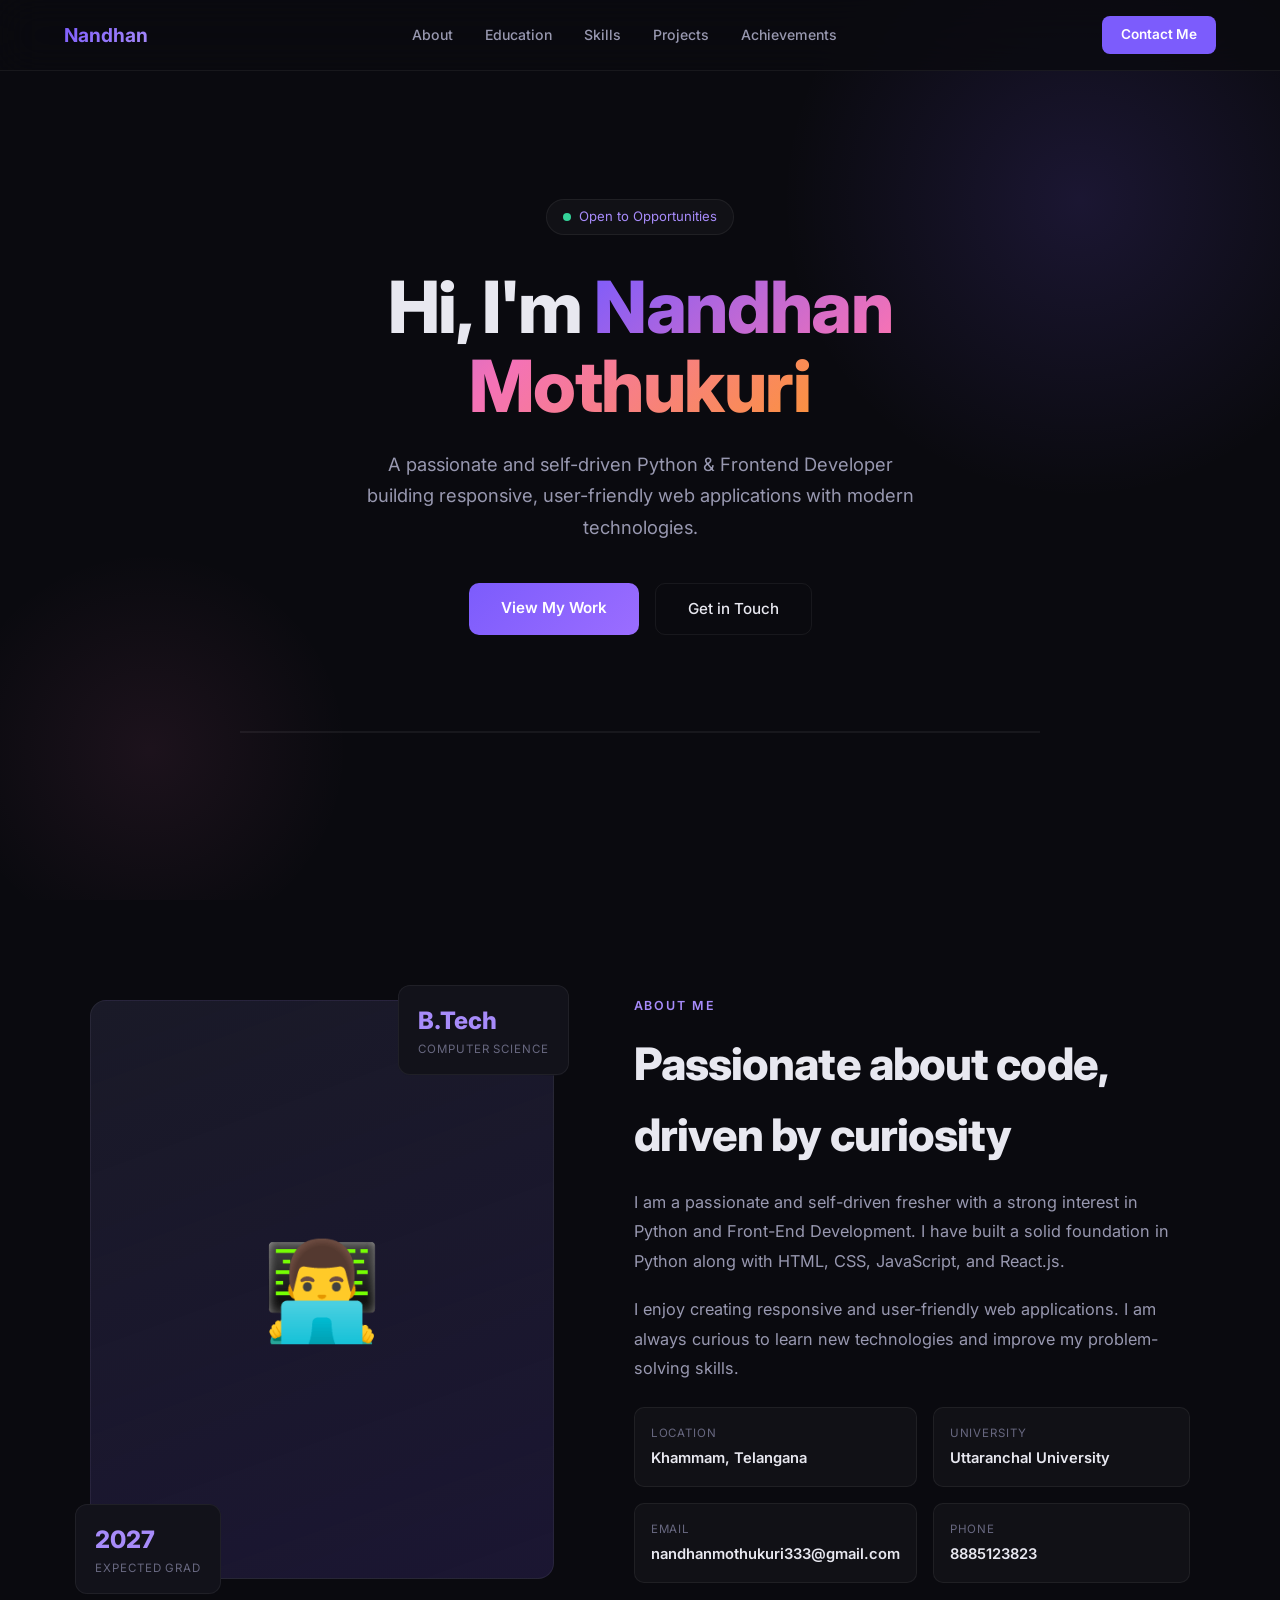
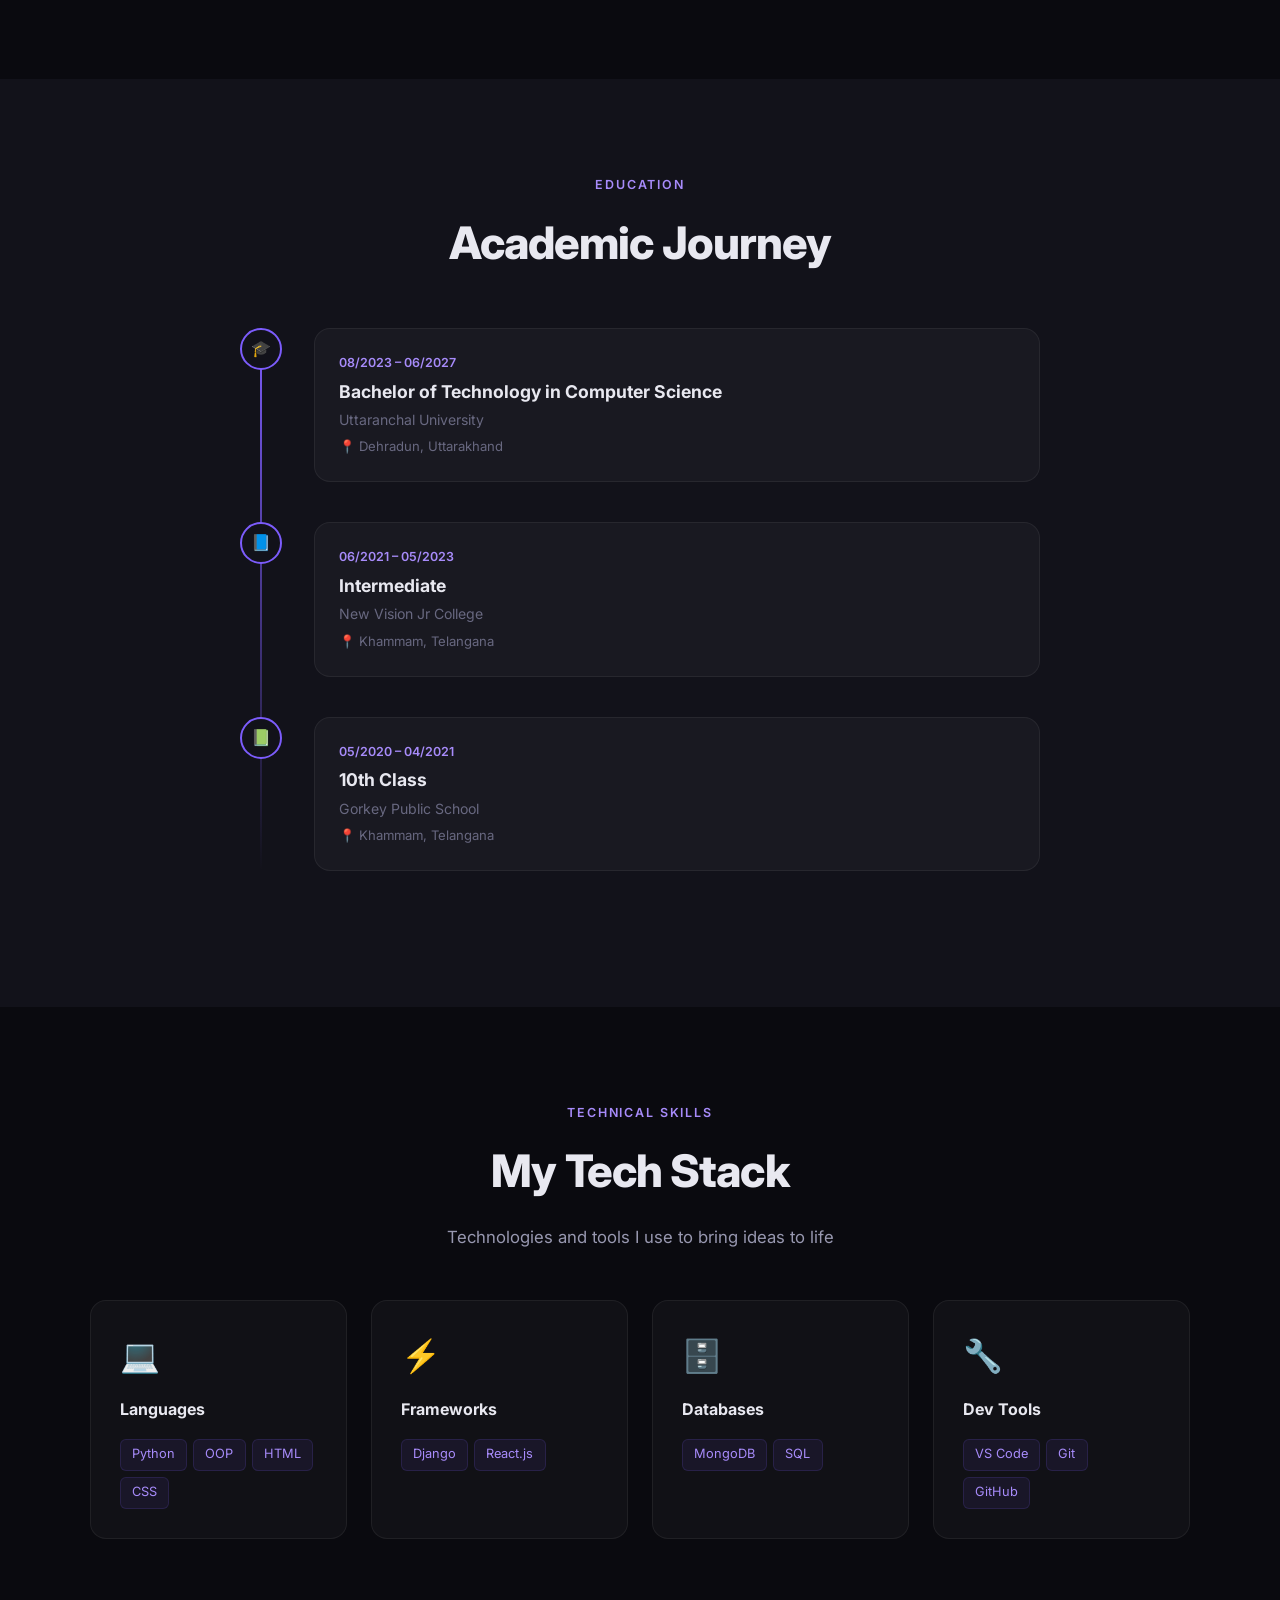
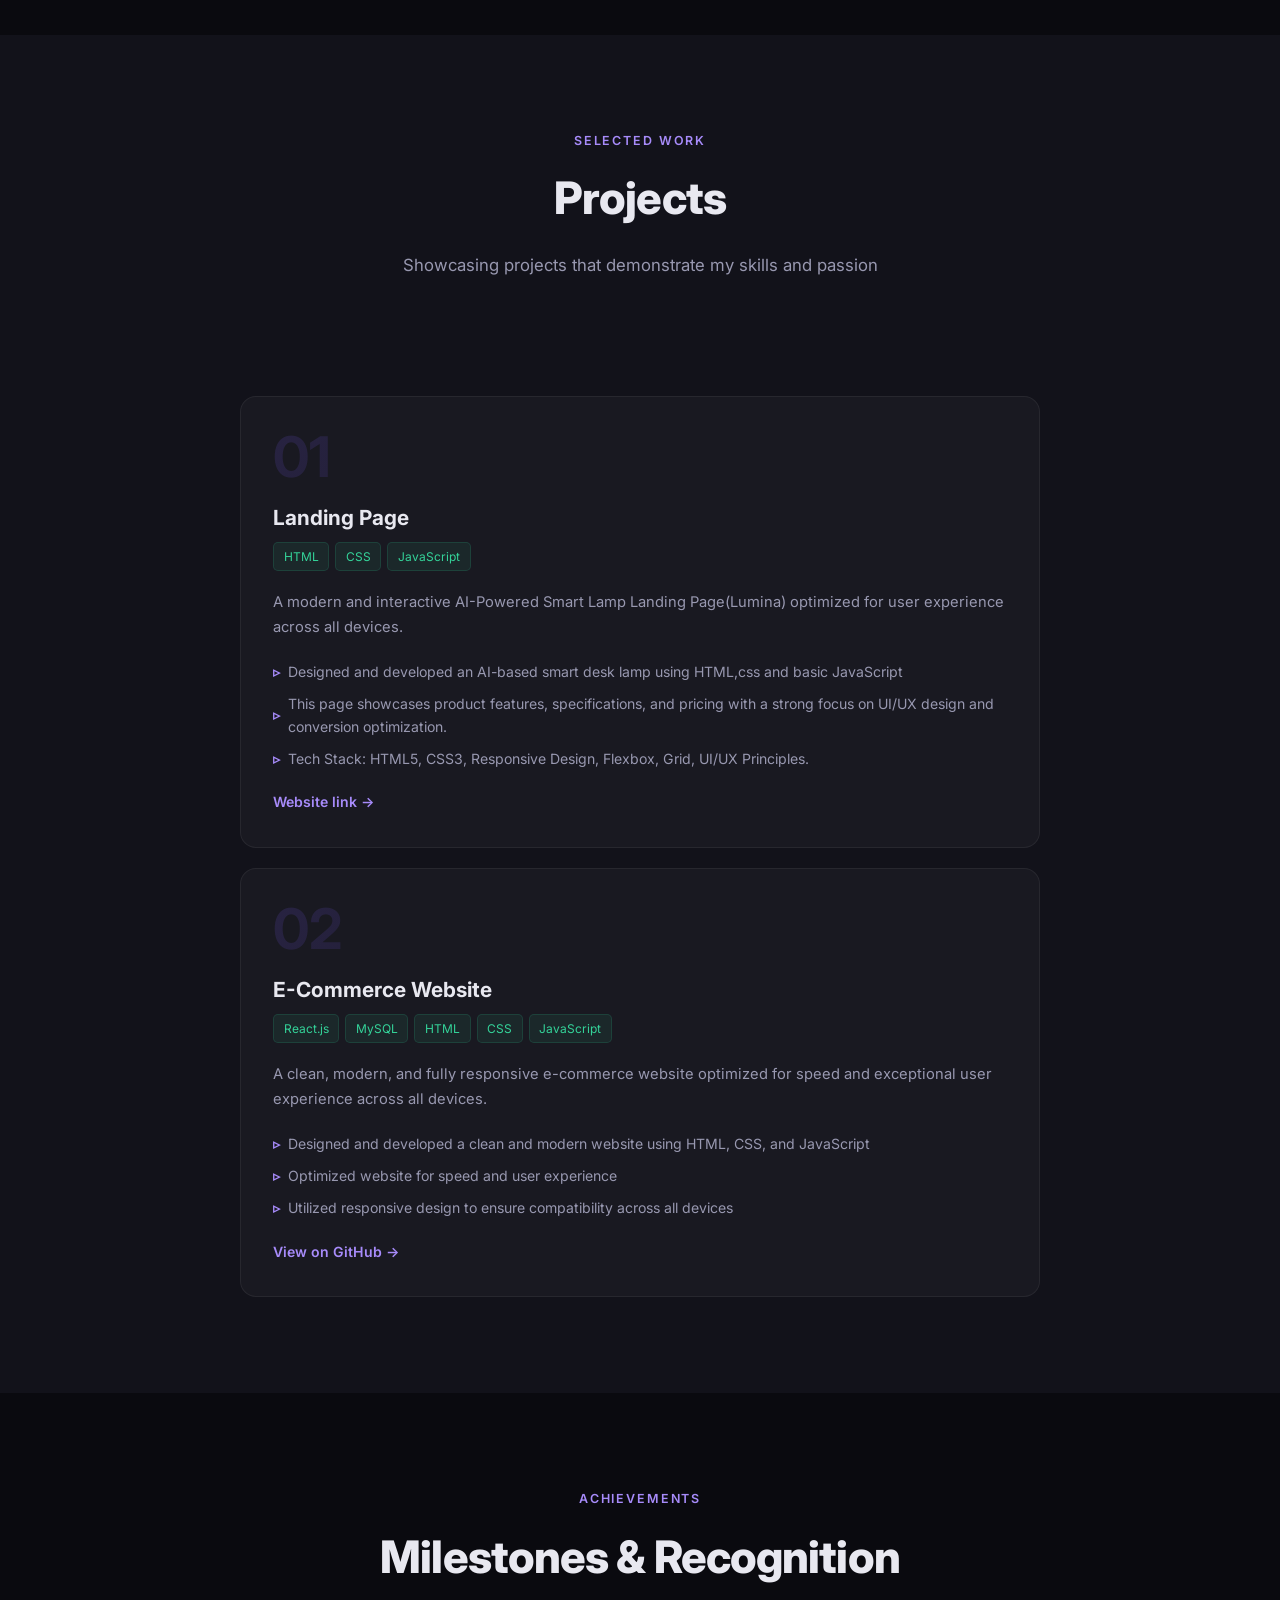
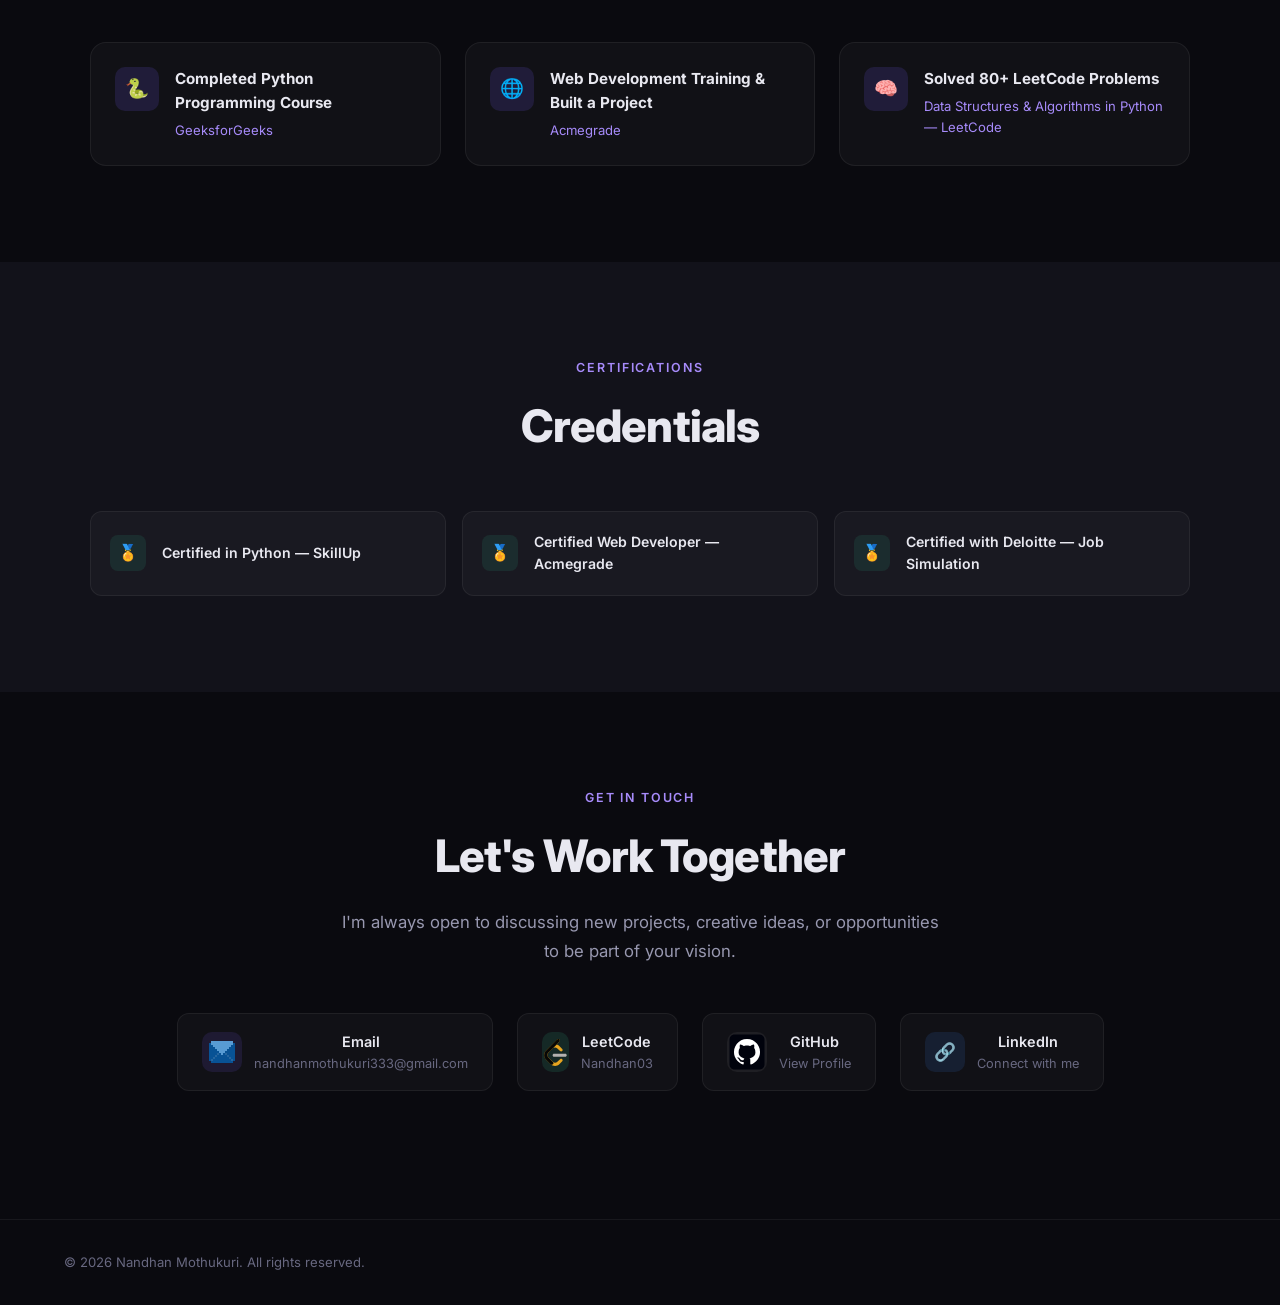
<file: index.html>
<!DOCTYPE html>
<html lang="en">

<head>
    <meta charset="UTF-8">
    <meta name="viewport" content="width=device-width, initial-scale=1.0">
    <title>Nandhan's portfolio</title>
    <meta name="description"
        content="Portfolio of Nandhan Mothukuri — Passionate Python & Frontend Developer skilled in Python, Django, React.js, and web technologies.">
    <link href="https://fonts.googleapis.com/css2?family=Inter:wght@300;400;500;600;700;800;900&display=swap"
        rel="stylesheet">
    <link rel="stylesheet" href="portfolio.css">
</head>

<body>

    <!-- NAV -->
    <nav>
        <div class="logo">Nandhan</div>
        <ul class="nav-links">
            <li><a href="#about">About</a></li>
            <li><a href="#education">Education</a></li>
            <li><a href="#skills">Skills</a></li>
            <li><a href="#projects">Projects</a></li>
            <li><a href="#achievements">Achievements</a></li>
        </ul>
        <a href="#contact" class="nav-cta">Contact Me</a>
    </nav>

    <!-- HERO -->
    <section class="hero">
        <div class="hero-content fade-up">
            <div class="hero-badge">
                <span class="dot-live"></span> Open to Opportunities
            </div>
            <h1>Hi, I'm <span class="gradient">Nandhan Mothukuri</span></h1>
            <p>A passionate and self-driven Python & Frontend Developer building responsive, user-friendly web
                applications with modern technologies.</p>
            <div class="hero-btns">
                <a href="#projects" class="btn-primary">View My Work</a>
                <a href="#contact" class="btn-ghost">Get in Touch</a>
            </div>
            <div class="hero-stats">
                <div class="hero-stat">

                </div>

            </div>
    </section>

    <!-- ABOUT -->
    <section id="about">
        <div class="about-grid">
            <div class="about-visual fade-up">
                <div class="about-avatar">👨‍💻</div>
                <div class="about-float-card top">
                    <div class="float-value">B.Tech</div>
                    <div class="float-label">Computer Science</div>
                </div>
                <div class="about-float-card bottom">
                    <div class="float-value">2027</div>
                    <div class="float-label">Expected Grad</div>
                </div>
            </div>
            <div class="about-text fade-up">
                <div class="section-label">About Me</div>
                <h2 class="section-title">Passionate about code, driven by curiosity</h2>
                <p>I am a passionate and self-driven fresher with a strong interest in Python and Front-End Development.
                    I have built a solid foundation in Python along with HTML, CSS, JavaScript, and React.js.</p>
                <p>I enjoy creating responsive and user-friendly web applications. I am always curious to learn new
                    technologies and improve my problem-solving skills.</p>
                <div class="info-grid">
                    <div class="info-item">
                        <div class="lbl">Location</div>
                        <div class="val">Khammam, Telangana</div>
                    </div>
                    <div class="info-item">
                        <div class="lbl">University</div>
                        <div class="val">Uttaranchal University</div>
                    </div>
                    <div class="info-item">
                        <div class="lbl">Email</div>
                        <div class="val">nandhanmothukuri333@gmail.com</div>
                    </div>
                    <div class="info-item">
                        <div class="lbl">Phone</div>
                        <div class="val">8885123823</div>
                    </div>
                </div>
            </div>
        </div>
    </section>

    <!-- EDUCATION -->
    <section id="education" style="background: var(--bg2);">
        <div style="text-align:center; margin-bottom:3rem;" class="fade-up">
            <div class="section-label">Education</div>
            <h2 class="section-title">Academic Journey</h2>
        </div>
        <div class="timeline">
            <div class="timeline-item fade-up">
                <div class="timeline-dot">🎓</div>
                <div class="timeline-content">
                    <div class="timeline-date">08/2023 – 06/2027</div>
                    <div class="timeline-title">Bachelor of Technology in Computer Science</div>
                    <div class="timeline-sub">Uttaranchal University</div>
                    <div class="timeline-loc">📍 Dehradun, Uttarakhand</div>
                </div>
            </div>
            <div class="timeline-item fade-up">
                <div class="timeline-dot">📘</div>
                <div class="timeline-content">
                    <div class="timeline-date">06/2021 – 05/2023</div>
                    <div class="timeline-title">Intermediate</div>
                    <div class="timeline-sub">New Vision Jr College</div>
                    <div class="timeline-loc">📍 Khammam, Telangana</div>
                </div>
            </div>
            <div class="timeline-item fade-up">
                <div class="timeline-dot">📗</div>
                <div class="timeline-content">
                    <div class="timeline-date">05/2020 – 04/2021</div>
                    <div class="timeline-title">10th Class</div>
                    <div class="timeline-sub">Gorkey Public School</div>
                    <div class="timeline-loc">📍 Khammam, Telangana</div>
                </div>
            </div>
        </div>
    </section>

    <!-- SKILLS -->
    <section id="skills">
        <div style="text-align:center; margin-bottom:3rem;" class="fade-up">
            <div class="section-label">Technical Skills</div>
            <h2 class="section-title">My Tech Stack</h2>
            <p class="section-desc" style="margin-left:auto;margin-right:auto;">Technologies and tools I use to bring
                ideas to life</p>
        </div>
        <div class="skills-container">
            <div class="skills-row">
                <div class="skill-category fade-up">
                    <div class="skill-cat-icon">💻</div>
                    <div class="skill-cat-title">Languages</div>
                    <div class="skill-tags">
                        <span class="skill-tag">Python</span>
                        <span class="skill-tag">OOP</span>
                        <span class="skill-tag">HTML</span>
                        <span class="skill-tag">CSS</span>
                    </div>
                </div>
                <div class="skill-category fade-up">
                    <div class="skill-cat-icon">⚡</div>
                    <div class="skill-cat-title">Frameworks</div>
                    <div class="skill-tags">
                        <span class="skill-tag">Django</span>
                        <span class="skill-tag">React.js</span>
                    </div>
                </div>
                <div class="skill-category fade-up">
                    <div class="skill-cat-icon">🗄️</div>
                    <div class="skill-cat-title">Databases</div>
                    <div class="skill-tags">
                        <span class="skill-tag">MongoDB</span>
                        <span class="skill-tag">SQL</span>
                    </div>
                </div>
                <div class="skill-category fade-up">
                    <div class="skill-cat-icon">🔧</div>
                    <div class="skill-cat-title">Dev Tools</div>
                    <div class="skill-tags">
                        <span class="skill-tag">VS Code</span>
                        <span class="skill-tag">Git</span>
                        <span class="skill-tag">GitHub</span>
                    </div>
                </div>
            </div>
        </div>
    </section>

    <!-- PROJECTS -->
    <section id="projects" class="projects-section">
        <div style="text-align:center; margin-bottom:3rem;" class="fade-up">
            <div class="section-label">Selected Work</div>
            <h2 class="section-title">Projects</h2>
            <p class="section-desc" style="margin-left:auto;margin-right:auto;">Showcasing projects that demonstrate my
                skills and passion</p>
        </div>
        <div class="project-card fade-up">
            <div class="project-num">01</div>
            <div class="project-name">Landing Page</div>
            <div class="project-tech">
                <span class="tech-tag">HTML</span>
                <span class="tech-tag">CSS</span>
                <span class="tech-tag">JavaScript</span>
            </div>
            <div class="project-desc">A modern and interactive AI-Powered Smart Lamp Landing Page(Lumina) optimized for user experience across all devices.</div>
            <ul class="project-features">
                <li>Designed and developed an AI-based smart desk lamp using HTML,css and basic JavaScript</li>
                <li>This page showcases product features, specifications, and pricing with a strong focus on UI/UX design and conversion optimization.</li>
                <li>Tech Stack: HTML5, CSS3, Responsive Design, Flexbox, Grid, UI/UX Principles.</li>
            </ul>
            <a href="https://nandhan3.github.io/lamina/" target="_blank" class="project-link">Website link →</a>
        </div>

        <div class="project-card fade-up">
            <div class="project-num">02</div>
            <div class="project-name">E-Commerce Website</div>
            <div class="project-tech">
                <span class="tech-tag">React.js</span>
                <span class="tech-tag">MySQL</span>
                <span class="tech-tag">HTML</span>
                <span class="tech-tag">CSS</span>
                <span class="tech-tag">JavaScript</span>
            </div>
            <div class="project-desc">A clean, modern, and fully responsive e-commerce website optimized for speed and
                exceptional user experience across all devices.</div>
            <ul class="project-features">
                <li>Designed and developed a clean and modern website using HTML, CSS, and JavaScript</li>
                <li>Optimized website for speed and user experience</li>
                <li>Utilized responsive design to ensure compatibility across all devices</li>
            </ul>
            <a href="#" class="project-link">View on GitHub →</a>
        </div>
    </section>

    <!-- ACHIEVEMENTS -->
    <section id="achievements">
        <div style="text-align:center; margin-bottom:3rem;" class="fade-up">
            <div class="section-label">Achievements</div>
            <h2 class="section-title">Milestones & Recognition</h2>
        </div>
        <div class="achievements-grid">
            <div class="achievement-card fade-up">
                <div class="achievement-icon">🐍</div>
                <div>
                    <div class="achievement-title">Completed Python Programming Course</div>
                    <div class="achievement-org">GeeksforGeeks</div>
                </div>
            </div>
            <div class="achievement-card fade-up">
                <div class="achievement-icon">🌐</div>
                <div>
                    <div class="achievement-title">Web Development Training & Built a Project</div>
                    <div class="achievement-org">Acmegrade</div>
                </div>
            </div>
            <div class="achievement-card fade-up">
                <div class="achievement-icon">🧠</div>
                <div>
                    <div class="achievement-title">Solved 80+ LeetCode Problems</div>
                    <div class="achievement-org">Data Structures & Algorithms in Python — LeetCode</div>
                </div>
            </div>
        </div>
    </section>

    <!-- CERTIFICATIONS -->
    <section style="background: var(--bg2);">
        <div style="text-align:center; margin-bottom:3rem;" class="fade-up">
            <div class="section-label">Certifications</div>
            <h2 class="section-title">Credentials</h2>
        </div>
        <div class="cert-grid">
            <div class="cert-card fade-up">
                <div class="cert-badge">🏅</div>
                <div class="cert-name">Certified in Python — SkillUp</div>
            </div>
            <div class="cert-card fade-up">
                <div class="cert-badge">🏅</div>
                <div class="cert-name">Certified Web Developer — Acmegrade</div>
            </div>
            <div class="cert-card fade-up">
                <div class="cert-badge">🏅</div>
                <div class="cert-name">Certified with Deloitte — Job Simulation</div>
            </div>
        </div>
    </section>

    <!-- CONTACT -->
    <section id="contact" class="contact-section">
        <div class="fade-up">
            <div class="section-label">Get in Touch</div>
            <h2 class="section-title">Let's Work Together</h2>
            <p class="section-desc" style="margin-left:auto;margin-right:auto;">I'm always open to discussing new
                projects, creative ideas, or opportunities to be part of your vision.</p>
        </div>
        <div class="contact-grid fade-up">
            <a href="mailto:nandhanmothukuri333@gmail.com" class="contact-card">
                <div class="contact-icon email"><img src="images/icons8-email-32.png" alt="email"></div>
                <div>
                    <div class="cname">Email</div>
                    <div class="cval">nandhanmothukuri333@gmail.com</div>
                </div>
            </a>
            <a href="https://leetcode.com/u/Nandhan03/" target="_blank" class="contact-card">
                <div class="contact-icon leetcode"><img src="images/leetcode.svg" alt="leetcode"></div>
                <div>
                    <div class="cname">LeetCode</div>
                    <div class="cval">Nandhan03</div>
                </div>
            </a>
            <a href="https://github.com/" target="_blank" class="contact-card">
                <div class="contact-icon github"><img src="images/github.svg" alt="github"></div>
                <div>
                    <div class="cname">GitHub</div>
                    <div class="cval">View Profile</div>
                </div>
            </a>
            <a href="https://linkedin.com/" target="_blank" class="contact-card">
                <div class="contact-icon linkedin">🔗</div>
                <div>
                    <div class="cname">LinkedIn</div>
                    <div class="cval">Connect with me</div>
                </div>
            </a>
        </div>
    </section>

    <!-- FOOTER -->
    <footer>
        <div>© 2026 Nandhan Mothukuri. All rights reserved.</div>

    </footer>

    <!-- SCROLL ANIMATION -->
    <script>
        const observer = new IntersectionObserver((entries) => {
            entries.forEach(entry => {
                if (entry.isIntersecting) {
                    entry.target.classList.add('visible');
                }
            });
        }, { threshold: 0.1 });
        document.querySelectorAll('.fade-up').forEach(el => observer.observe(el));

        // Smooth nav background
        window.addEventListener('scroll', () => {
            const nav = document.querySelector('nav');
            nav.style.borderBottomColor = window.scrollY > 50 ? 'rgba(124,92,252,0.15)' : 'rgba(255,255,255,0.06)';
        });

        // Typed effect for hero badge
        const badge = document.querySelector('.hero-badge');
        if (badge) {
            const texts = ['Open to Opportunities', 'Python Developer', 'Frontend Enthusiast'];
            let idx = 0;
            setInterval(() => {
                idx = (idx + 1) % texts.length;
                badge.innerHTML = '<span class="dot-live"></span> ' + texts[idx];
            }, 3000);
        }
    </script>
</body>

</html>
</file>
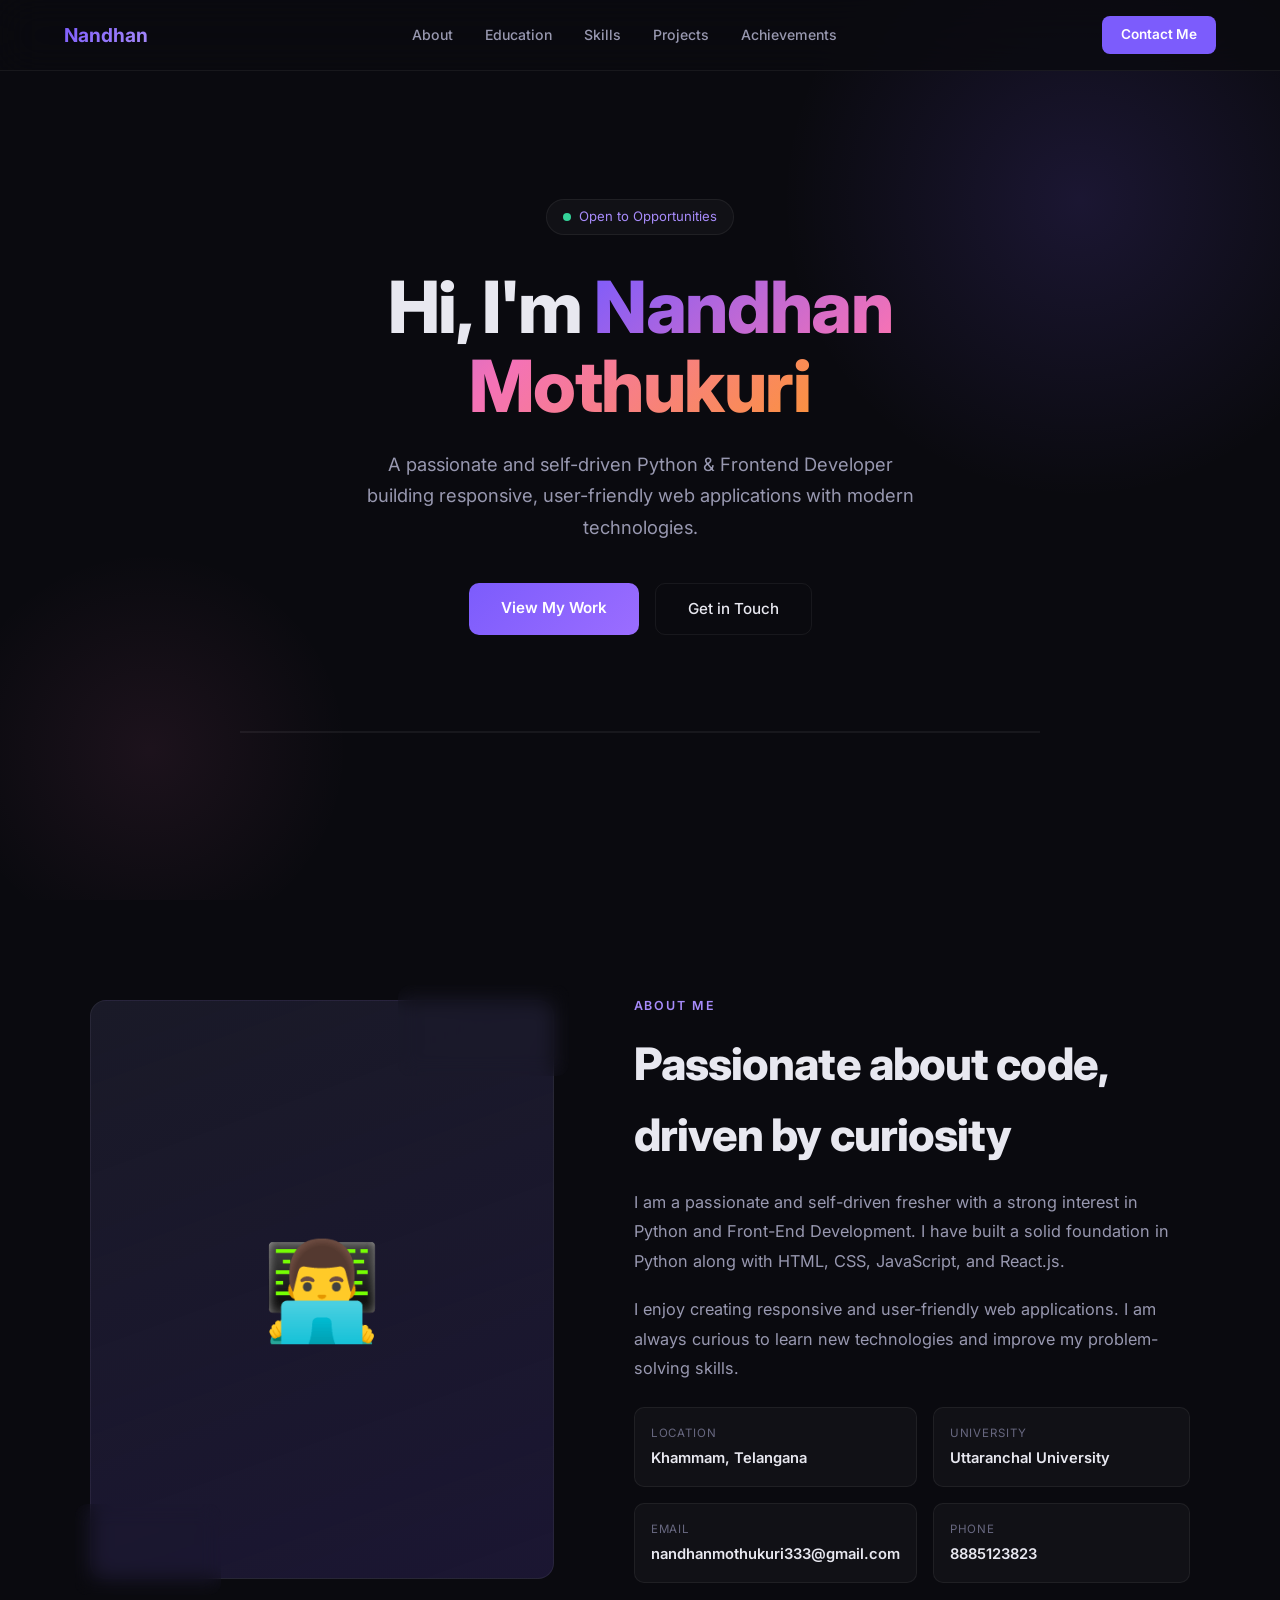
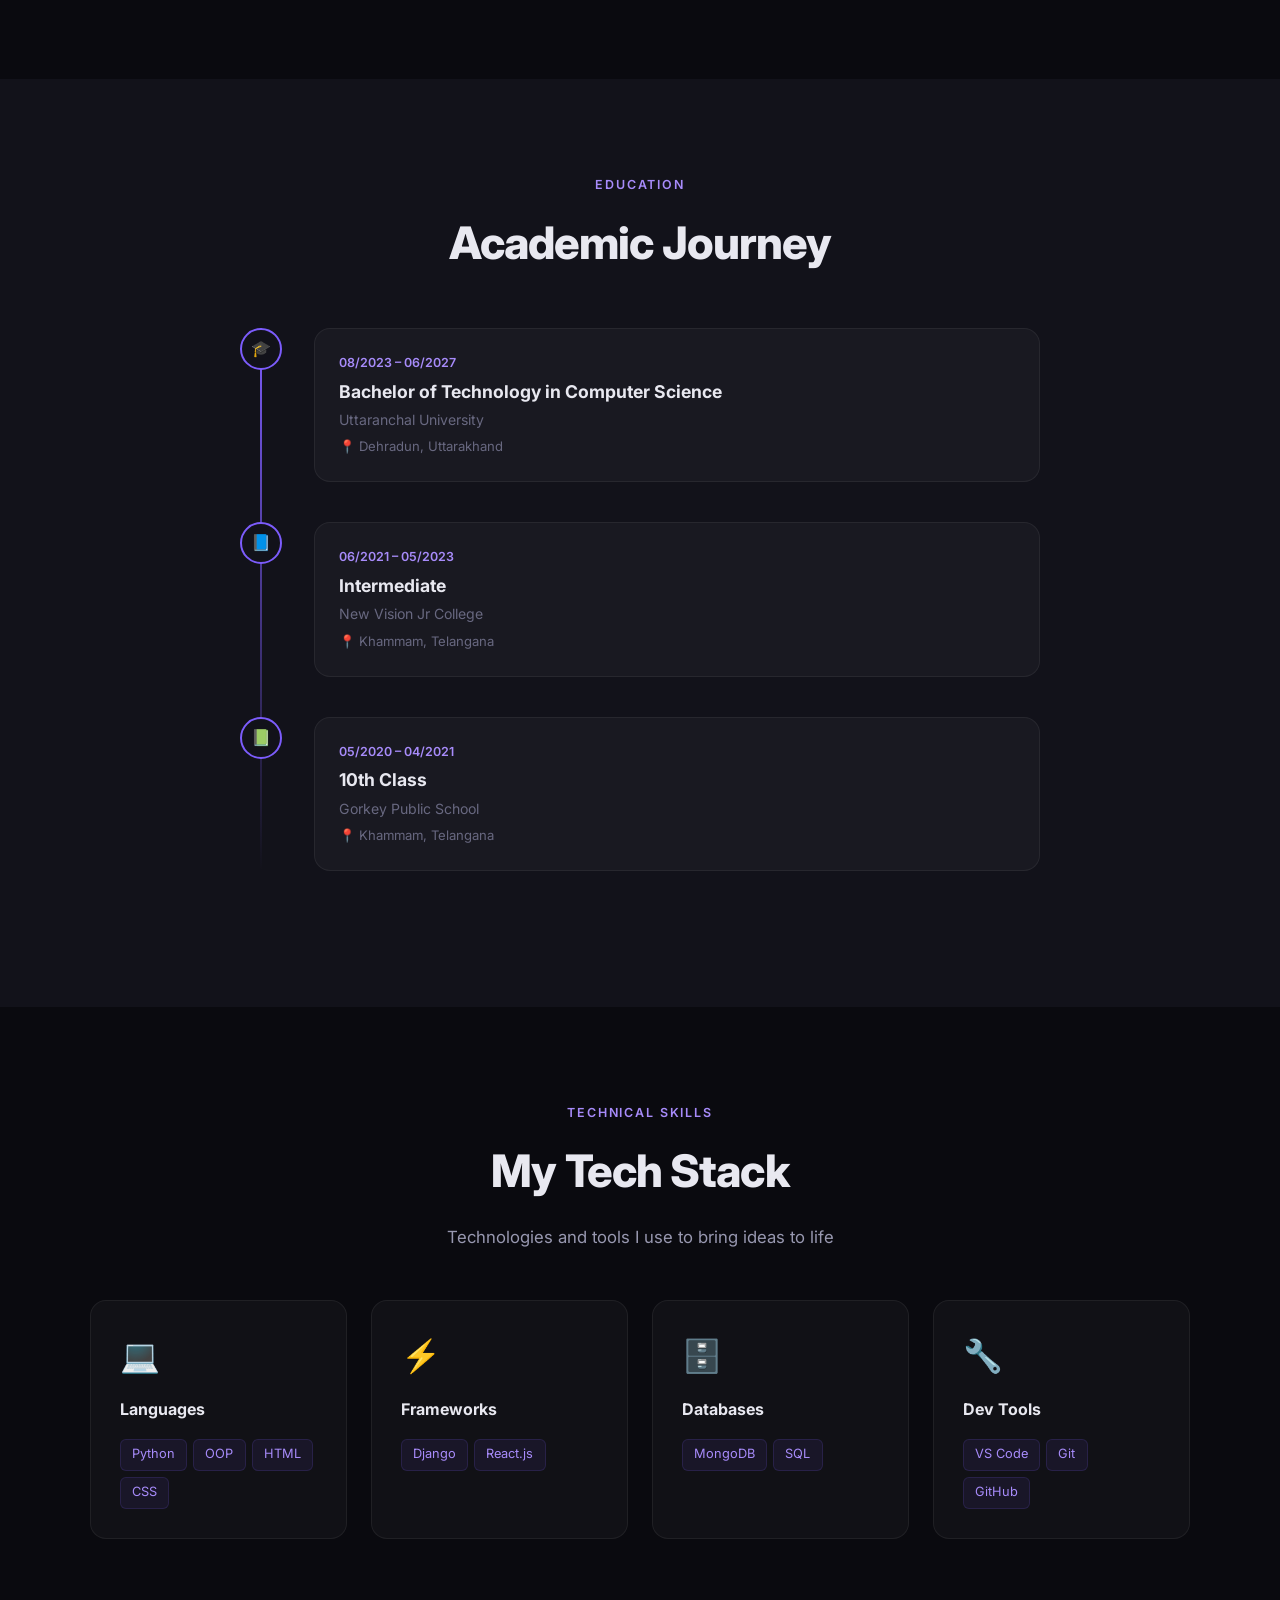
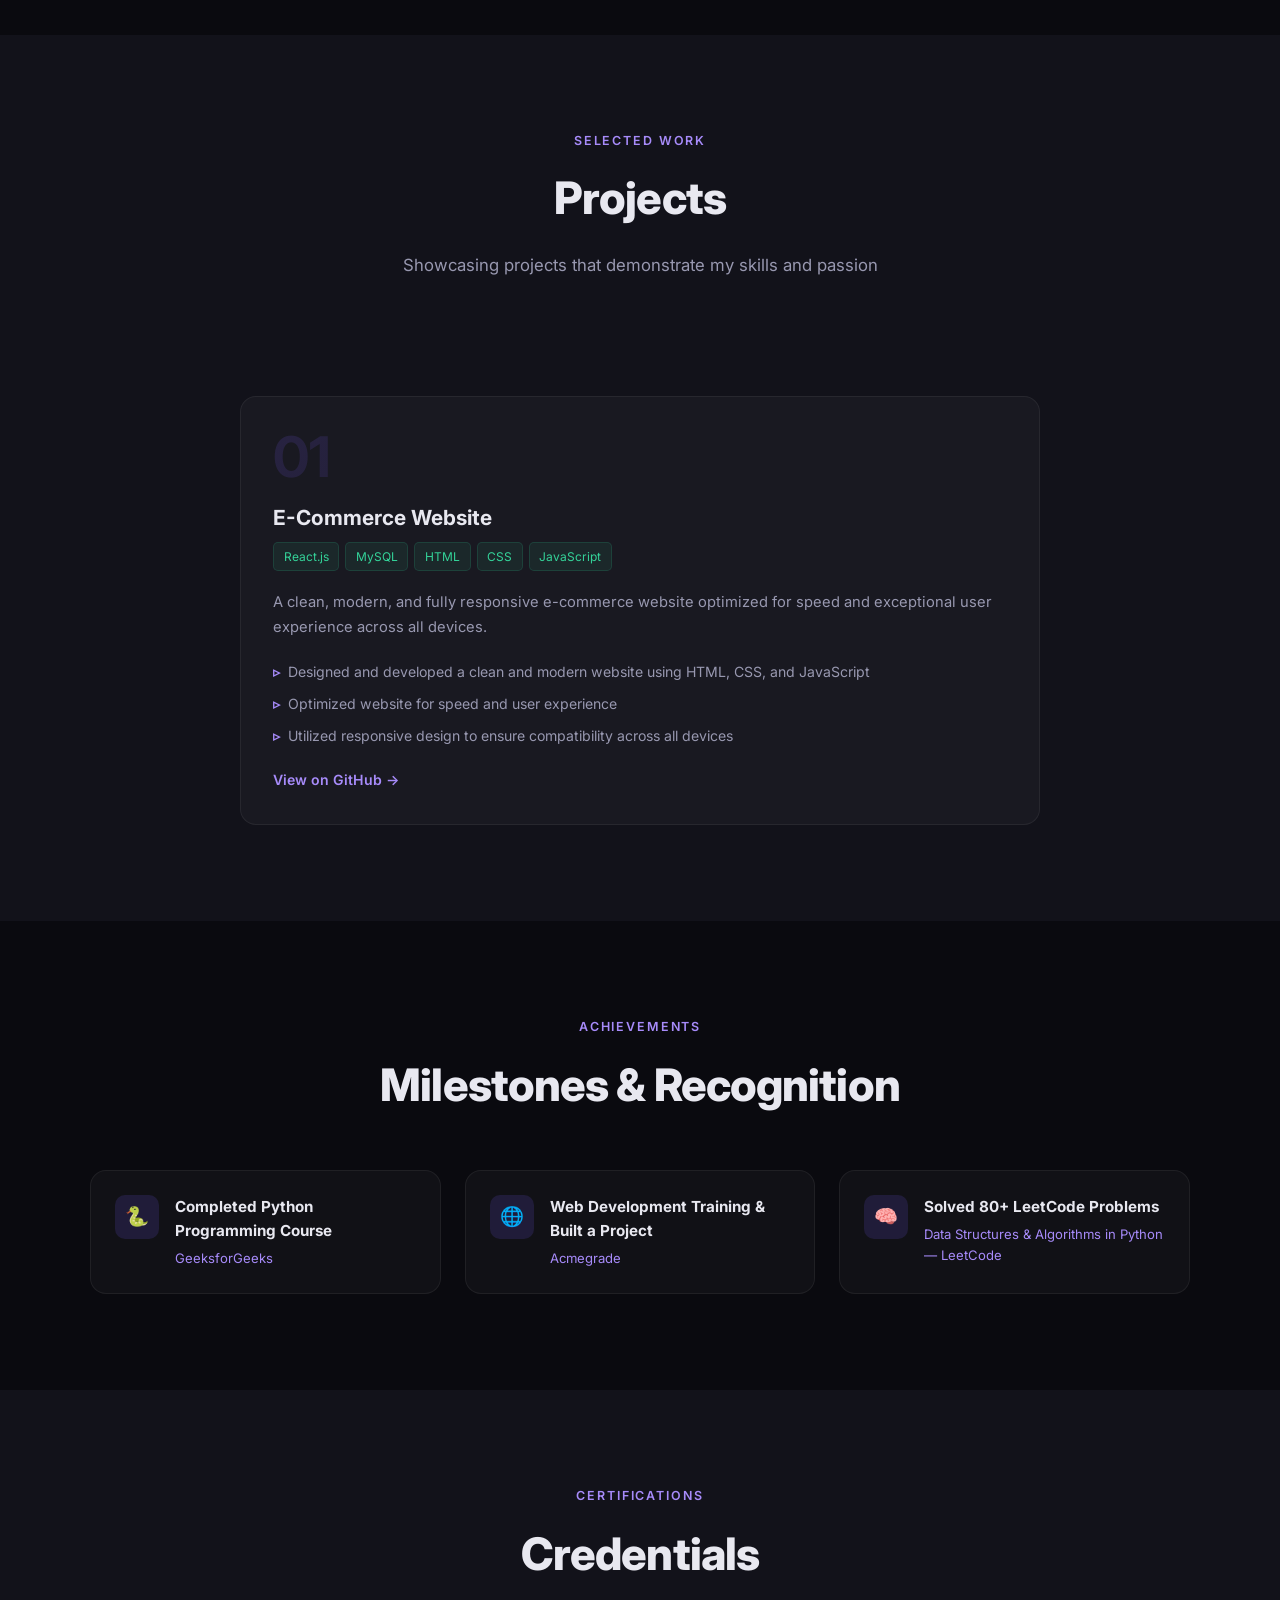
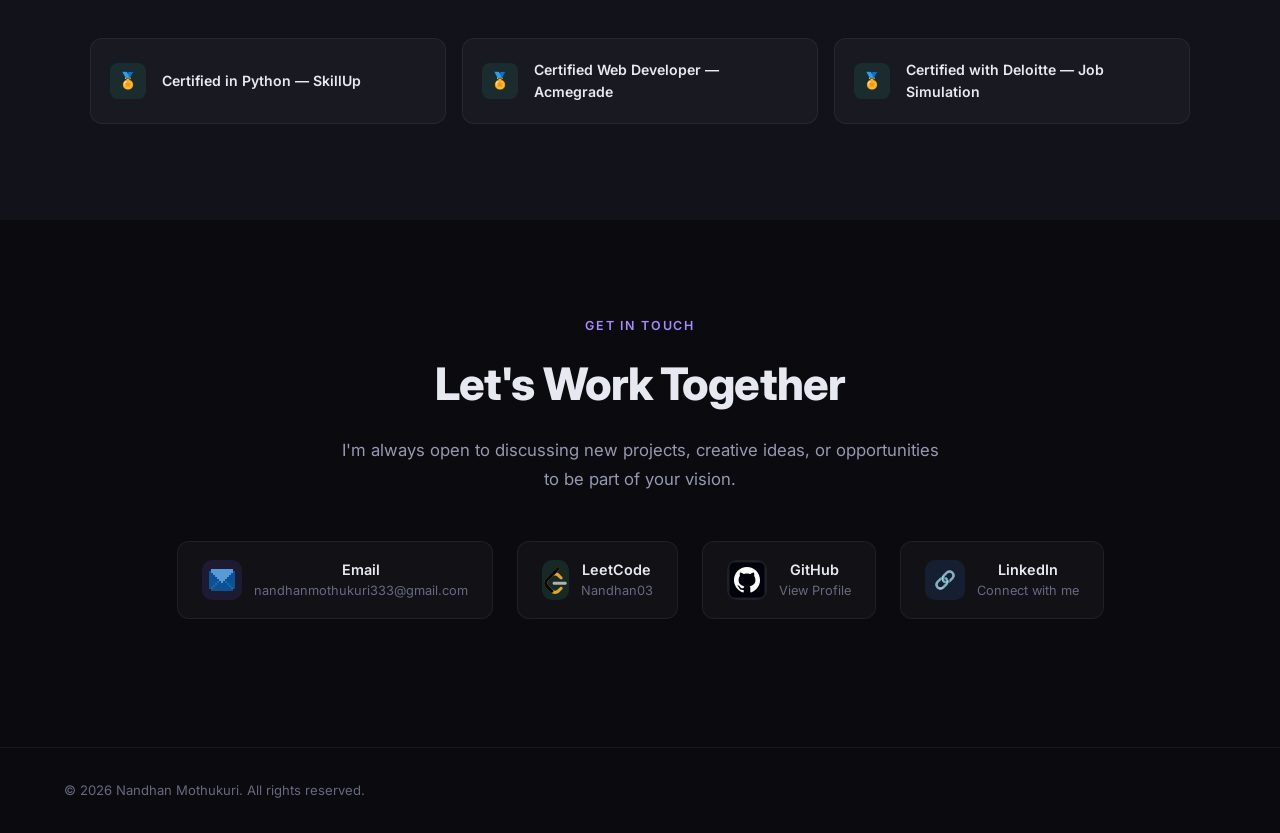
<file: portfolio.html>
<!DOCTYPE html>
<html lang="en">

<head>
    <meta charset="UTF-8">
    <meta name="viewport" content="width=device-width, initial-scale=1.0">
    <title>Nandhan's portfolio</title>
    <meta name="description"
        content="Portfolio of Nandhan Mothukuri — Passionate Python & Frontend Developer skilled in Python, Django, React.js, and web technologies.">
    <link href="https://fonts.googleapis.com/css2?family=Inter:wght@300;400;500;600;700;800;900&display=swap"
        rel="stylesheet">
    <link rel="stylesheet" href="portfolio.css">
</head>

<body>

    <!-- NAV -->
    <nav>
        <div class="logo">Nandhan</div>
        <ul class="nav-links">
            <li><a href="#about">About</a></li>
            <li><a href="#education">Education</a></li>
            <li><a href="#skills">Skills</a></li>
            <li><a href="#projects">Projects</a></li>
            <li><a href="#achievements">Achievements</a></li>
        </ul>
        <a href="#contact" class="nav-cta">Contact Me</a>
    </nav>

    <!-- HERO -->
    <section class="hero">
        <div class="hero-content fade-up">
            <div class="hero-badge">
                <span class="dot-live"></span> Open to Opportunities
            </div>
            <h1>Hi, I'm <span class="gradient">Nandhan Mothukuri</span></h1>
            <p>A passionate and self-driven Python & Frontend Developer building responsive, user-friendly web
                applications with modern technologies.</p>
            <div class="hero-btns">
                <a href="#projects" class="btn-primary">View My Work</a>
                <a href="#contact" class="btn-ghost">Get in Touch</a>
            </div>
            <div class="hero-stats">
                <div class="hero-stat">

                </div>

            </div>
    </section>

    <!-- ABOUT -->
    <section id="about">
        <div class="about-grid">
            <div class="about-visual fade-up">
                <div class="about-avatar">👨‍💻</div>
                <div class="about-float-card top">
                    <div class="float-value">B.Tech</div>
                    <div class="float-label">Computer Science</div>
                </div>
                <div class="about-float-card bottom">
                    <div class="float-value">2027</div>
                    <div class="float-label">Expected Grad</div>
                </div>
            </div>
            <div class="about-text fade-up">
                <div class="section-label">About Me</div>
                <h2 class="section-title">Passionate about code, driven by curiosity</h2>
                <p>I am a passionate and self-driven fresher with a strong interest in Python and Front-End Development.
                    I have built a solid foundation in Python along with HTML, CSS, JavaScript, and React.js.</p>
                <p>I enjoy creating responsive and user-friendly web applications. I am always curious to learn new
                    technologies and improve my problem-solving skills.</p>
                <div class="info-grid">
                    <div class="info-item">
                        <div class="lbl">Location</div>
                        <div class="val">Khammam, Telangana</div>
                    </div>
                    <div class="info-item">
                        <div class="lbl">University</div>
                        <div class="val">Uttaranchal University</div>
                    </div>
                    <div class="info-item">
                        <div class="lbl">Email</div>
                        <div class="val">nandhanmothukuri333@gmail.com</div>
                    </div>
                    <div class="info-item">
                        <div class="lbl">Phone</div>
                        <div class="val">8885123823</div>
                    </div>
                </div>
            </div>
        </div>
    </section>

    <!-- EDUCATION -->
    <section id="education" style="background: var(--bg2);">
        <div style="text-align:center; margin-bottom:3rem;" class="fade-up">
            <div class="section-label">Education</div>
            <h2 class="section-title">Academic Journey</h2>
        </div>
        <div class="timeline">
            <div class="timeline-item fade-up">
                <div class="timeline-dot">🎓</div>
                <div class="timeline-content">
                    <div class="timeline-date">08/2023 – 06/2027</div>
                    <div class="timeline-title">Bachelor of Technology in Computer Science</div>
                    <div class="timeline-sub">Uttaranchal University</div>
                    <div class="timeline-loc">📍 Dehradun, Uttarakhand</div>
                </div>
            </div>
            <div class="timeline-item fade-up">
                <div class="timeline-dot">📘</div>
                <div class="timeline-content">
                    <div class="timeline-date">06/2021 – 05/2023</div>
                    <div class="timeline-title">Intermediate</div>
                    <div class="timeline-sub">New Vision Jr College</div>
                    <div class="timeline-loc">📍 Khammam, Telangana</div>
                </div>
            </div>
            <div class="timeline-item fade-up">
                <div class="timeline-dot">📗</div>
                <div class="timeline-content">
                    <div class="timeline-date">05/2020 – 04/2021</div>
                    <div class="timeline-title">10th Class</div>
                    <div class="timeline-sub">Gorkey Public School</div>
                    <div class="timeline-loc">📍 Khammam, Telangana</div>
                </div>
            </div>
        </div>
    </section>

    <!-- SKILLS -->
    <section id="skills">
        <div style="text-align:center; margin-bottom:3rem;" class="fade-up">
            <div class="section-label">Technical Skills</div>
            <h2 class="section-title">My Tech Stack</h2>
            <p class="section-desc" style="margin-left:auto;margin-right:auto;">Technologies and tools I use to bring
                ideas to life</p>
        </div>
        <div class="skills-container">
            <div class="skills-row">
                <div class="skill-category fade-up">
                    <div class="skill-cat-icon">💻</div>
                    <div class="skill-cat-title">Languages</div>
                    <div class="skill-tags">
                        <span class="skill-tag">Python</span>
                        <span class="skill-tag">OOP</span>
                        <span class="skill-tag">HTML</span>
                        <span class="skill-tag">CSS</span>
                    </div>
                </div>
                <div class="skill-category fade-up">
                    <div class="skill-cat-icon">⚡</div>
                    <div class="skill-cat-title">Frameworks</div>
                    <div class="skill-tags">
                        <span class="skill-tag">Django</span>
                        <span class="skill-tag">React.js</span>
                    </div>
                </div>
                <div class="skill-category fade-up">
                    <div class="skill-cat-icon">🗄️</div>
                    <div class="skill-cat-title">Databases</div>
                    <div class="skill-tags">
                        <span class="skill-tag">MongoDB</span>
                        <span class="skill-tag">SQL</span>
                    </div>
                </div>
                <div class="skill-category fade-up">
                    <div class="skill-cat-icon">🔧</div>
                    <div class="skill-cat-title">Dev Tools</div>
                    <div class="skill-tags">
                        <span class="skill-tag">VS Code</span>
                        <span class="skill-tag">Git</span>
                        <span class="skill-tag">GitHub</span>
                    </div>
                </div>
            </div>
        </div>
    </section>

    <!-- PROJECTS -->
    <section id="projects" class="projects-section">
        <div style="text-align:center; margin-bottom:3rem;" class="fade-up">
            <div class="section-label">Selected Work</div>
            <h2 class="section-title">Projects</h2>
            <p class="section-desc" style="margin-left:auto;margin-right:auto;">Showcasing projects that demonstrate my
                skills and passion</p>
        </div>
        <div class="project-card fade-up">
            <div class="project-num">01</div>
            <div class="project-name">E-Commerce Website</div>
            <div class="project-tech">
                <span class="tech-tag">React.js</span>
                <span class="tech-tag">MySQL</span>
                <span class="tech-tag">HTML</span>
                <span class="tech-tag">CSS</span>
                <span class="tech-tag">JavaScript</span>
            </div>
            <div class="project-desc">A clean, modern, and fully responsive e-commerce website optimized for speed and
                exceptional user experience across all devices.</div>
            <ul class="project-features">
                <li>Designed and developed a clean and modern website using HTML, CSS, and JavaScript</li>
                <li>Optimized website for speed and user experience</li>
                <li>Utilized responsive design to ensure compatibility across all devices</li>
            </ul>
            <a href="#" class="project-link">View on GitHub →</a>
        </div>
    </section>

    <!-- ACHIEVEMENTS -->
    <section id="achievements">
        <div style="text-align:center; margin-bottom:3rem;" class="fade-up">
            <div class="section-label">Achievements</div>
            <h2 class="section-title">Milestones & Recognition</h2>
        </div>
        <div class="achievements-grid">
            <div class="achievement-card fade-up">
                <div class="achievement-icon">🐍</div>
                <div>
                    <div class="achievement-title">Completed Python Programming Course</div>
                    <div class="achievement-org">GeeksforGeeks</div>
                </div>
            </div>
            <div class="achievement-card fade-up">
                <div class="achievement-icon">🌐</div>
                <div>
                    <div class="achievement-title">Web Development Training & Built a Project</div>
                    <div class="achievement-org">Acmegrade</div>
                </div>
            </div>
            <div class="achievement-card fade-up">
                <div class="achievement-icon">🧠</div>
                <div>
                    <div class="achievement-title">Solved 80+ LeetCode Problems</div>
                    <div class="achievement-org">Data Structures & Algorithms in Python — LeetCode</div>
                </div>
            </div>
        </div>
    </section>

    <!-- CERTIFICATIONS -->
    <section style="background: var(--bg2);">
        <div style="text-align:center; margin-bottom:3rem;" class="fade-up">
            <div class="section-label">Certifications</div>
            <h2 class="section-title">Credentials</h2>
        </div>
        <div class="cert-grid">
            <div class="cert-card fade-up">
                <div class="cert-badge">🏅</div>
                <div class="cert-name">Certified in Python — SkillUp</div>
            </div>
            <div class="cert-card fade-up">
                <div class="cert-badge">🏅</div>
                <div class="cert-name">Certified Web Developer — Acmegrade</div>
            </div>
            <div class="cert-card fade-up">
                <div class="cert-badge">🏅</div>
                <div class="cert-name">Certified with Deloitte — Job Simulation</div>
            </div>
        </div>
    </section>

    <!-- CONTACT -->
    <section id="contact" class="contact-section">
        <div class="fade-up">
            <div class="section-label">Get in Touch</div>
            <h2 class="section-title">Let's Work Together</h2>
            <p class="section-desc" style="margin-left:auto;margin-right:auto;">I'm always open to discussing new
                projects, creative ideas, or opportunities to be part of your vision.</p>
        </div>
        <div class="contact-grid fade-up">
            <a href="mailto:nandhanmothukuri333@gmail.com" class="contact-card">
                <div class="contact-icon email"><img src="images/icons8-email-32.png" alt="email"></div>
                <div>
                    <div class="cname">Email</div>
                    <div class="cval">nandhanmothukuri333@gmail.com</div>
                </div>
            </a>
            <a href="https://leetcode.com/u/Nandhan03/" target="_blank" class="contact-card">
                <div class="contact-icon leetcode"><img src="images/leetcode.svg" alt="leetcode"></div>
                <div>
                    <div class="cname">LeetCode</div>
                    <div class="cval">Nandhan03</div>
                </div>
            </a>
            <a href="https://github.com/" target="_blank" class="contact-card">
                <div class="contact-icon github"><img src="images/github.svg" alt="github"></div>
                <div>
                    <div class="cname">GitHub</div>
                    <div class="cval">View Profile</div>
                </div>
            </a>
            <a href="https://linkedin.com/" target="_blank" class="contact-card">
                <div class="contact-icon linkedin">🔗</div>
                <div>
                    <div class="cname">LinkedIn</div>
                    <div class="cval">Connect with me</div>
                </div>
            </a>
        </div>
    </section>

    <!-- FOOTER -->
    <footer>
        <div>© 2026 Nandhan Mothukuri. All rights reserved.</div>

    </footer>

    <!-- SCROLL ANIMATION -->
    <script>
        const observer = new IntersectionObserver((entries) => {
            entries.forEach(entry => {
                if (entry.isIntersecting) {
                    entry.target.classList.add('visible');
                }
            });
        }, { threshold: 0.1 });
        document.querySelectorAll('.fade-up').forEach(el => observer.observe(el));

        // Smooth nav background
        window.addEventListener('scroll', () => {
            const nav = document.querySelector('nav');
            nav.style.borderBottomColor = window.scrollY > 50 ? 'rgba(124,92,252,0.15)' : 'rgba(255,255,255,0.06)';
        });

        // Typed effect for hero badge
        const badge = document.querySelector('.hero-badge');
        if (badge) {
            const texts = ['Open to Opportunities', 'Python Developer', 'Frontend Enthusiast'];
            let idx = 0;
            setInterval(() => {
                idx = (idx + 1) % texts.length;
                badge.innerHTML = '<span class="dot-live"></span> ' + texts[idx];
            }, 3000);
        }
    </script>
</body>

</html>
</file>
<file: portfolio.css>
*,
*::before,
*::after {
  box-sizing: border-box;
  margin: 0;
  padding: 0;
}

:root {
  --bg: #0a0a0f;
  --bg2: #12121a;
  --bg3: #1a1a28;
  --text: #e8e8f0;
  --text2: #9898b0;
  --text3: #686880;
  --accent: #7c5cfc;
  --accent2: #a78bfa;
  --accent-glow: rgba(124, 92, 252, 0.15);
  --green: #34d399;
  --orange: #fb923c;
  --pink: #f472b6;
  --border: rgba(255, 255, 255, 0.06);
  --card: rgba(255, 255, 255, 0.03);
  --radius: 16px;
}

html {
  scroll-behavior: smooth;
}

body {
  font-family: 'Inter', sans-serif;
  background: var(--bg);
  color: var(--text);
  line-height: 1.6;
  overflow-x: hidden;
}

/* NAV */
nav {
  position: fixed;
  top: 0;
  width: 100%;
  z-index: 100;
  display: flex;
  justify-content: space-between;
  align-items: center;
  padding: 1rem 4rem;
  background: rgba(10, 10, 15, 0.8);
  backdrop-filter: blur(20px);
  border-bottom: 1px solid var(--border);
}

.logo {
  font-size: 1.2rem;
  font-weight: 700;
  background: linear-gradient(135deg, var(--accent), var(--accent2));
  -webkit-background-clip: text;
  -webkit-text-fill-color: transparent;
}

.nav-links {
  display: flex;
  gap: 2rem;
  list-style: none;
}

.nav-links a {
  text-decoration: none;
  color: var(--text2);
  font-size: 0.88rem;
  font-weight: 500;
  transition: color 0.3s;
}

.nav-links a:hover {
  color: var(--accent2);
}

.nav-cta {
  padding: 0.5rem 1.2rem;
  background: var(--accent);
  color: #fff;
  border-radius: 8px;
  text-decoration: none;
  font-size: 0.85rem;
  font-weight: 600;
  transition: transform 0.2s, box-shadow 0.3s;
}

.nav-cta:hover {
  transform: translateY(-1px);
  box-shadow: 0 4px 20px var(--accent-glow);
}

/* HERO */
.hero {
  min-height: 100vh;
  display: flex;
  align-items: center;
  justify-content: center;
  text-align: center;
  padding: 8rem 2rem 4rem;
  position: relative;
  overflow: hidden;
}

.hero::before {
  content: '';
  position: absolute;
  width: 600px;
  height: 600px;
  background: radial-gradient(circle, var(--accent-glow) 0%, transparent 70%);
  top: -100px;
  right: -100px;
  pointer-events: none;
}

.hero::after {
  content: '';
  position: absolute;
  width: 400px;
  height: 400px;
  background: radial-gradient(circle, rgba(244, 114, 182, 0.08) 0%, transparent 70%);
  bottom: -50px;
  left: -50px;
  pointer-events: none;
}

.hero-content {
  position: relative;
  z-index: 2;
  max-width: 800px;
}

.hero-badge {
  display: inline-flex;
  align-items: center;
  gap: 8px;
  padding: 0.4rem 1rem;
  background: var(--card);
  border: 1px solid var(--border);
  border-radius: 999px;
  font-size: 0.82rem;
  color: var(--accent2);
  margin-bottom: 2rem;
}

.hero-badge .dot-live {
  width: 8px;
  height: 8px;
  border-radius: 50%;
  background: var(--green);
  animation: pulse 2s infinite;
}

@keyframes pulse {

  0%,
  100% {
    opacity: 1;
  }

  50% {
    opacity: 0.4;
  }
}

.hero h1 {
  font-size: clamp(2.8rem, 6vw, 4.5rem);
  font-weight: 800;
  line-height: 1.1;
  margin-bottom: 1.5rem;
  letter-spacing: -0.02em;
}

.hero h1 .gradient {
  background: linear-gradient(135deg, var(--accent), var(--pink), var(--orange));
  -webkit-background-clip: text;
  -webkit-text-fill-color: transparent;
}

.hero p {
  font-size: 1.15rem;
  color: var(--text2);
  max-width: 550px;
  margin: 0 auto 2.5rem;
  line-height: 1.7;
}

.hero-btns {
  display: flex;
  gap: 1rem;
  justify-content: center;
  flex-wrap: wrap;
}

.btn-primary {
  padding: 0.8rem 2rem;
  background: linear-gradient(135deg, var(--accent), #9b6dff);
  color: #fff;
  border: none;
  border-radius: 10px;
  font-size: 0.95rem;
  font-weight: 600;
  text-decoration: none;
  cursor: pointer;
  transition: transform 0.2s, box-shadow 0.3s;
}

.btn-primary:hover {
  transform: translateY(-2px);
  box-shadow: 0 8px 30px var(--accent-glow);
}

.btn-ghost {
  padding: 0.8rem 2rem;
  background: transparent;
  color: var(--text);
  border: 1px solid var(--border);
  border-radius: 10px;
  font-size: 0.95rem;
  font-weight: 500;
  text-decoration: none;
  transition: border-color 0.3s, background 0.3s;
}

.btn-ghost:hover {
  border-color: var(--accent);
  background: var(--accent-glow);
}

.hero-stats {
  display: flex;
  gap: 3rem;
  justify-content: center;
  margin-top: 6rem;
  padding-top: 2rem;
  border-top: 2px solid var(--border);
}



/* SECTIONS */
section {
  padding: 6rem 4rem;
}

.section-label {
  font-size: 0.78rem;
  text-transform: uppercase;
  letter-spacing: 0.15em;
  color: var(--accent2);
  font-weight: 600;
  margin-bottom: 0.8rem;
}

.section-title {
  font-size: clamp(2rem, 4vw, 2.8rem);
  font-weight: 800;
  margin-bottom: 1rem;
  letter-spacing: -0.02em;
}

.section-desc {
  color: var(--text2);
  font-size: 1.05rem;
  max-width: 600px;
  line-height: 1.7;
  margin-bottom: 3rem;
}

/* ABOUT */
.about-grid {
  display: grid;
  grid-template-columns: 1fr 1.2fr;
  gap: 5rem;
  align-items: center;
  max-width: 1100px;
  margin: 0 auto;
}

.about-visual {
  position: relative;
}

.about-avatar {
  width: 100%;
  aspect-ratio: 4/5;
  background: linear-gradient(160deg, var(--bg3), var(--accent-glow));
  border-radius: var(--radius);
  display: flex;
  align-items: center;
  justify-content: center;
  font-size: 6rem;
  border: 1px solid var(--border);
}

.about-float-card {
  position: absolute;
  background: var(--bg2);
  border: 1px solid var(--border);
  border-radius: 12px;
  padding: 1rem 1.2rem;
  backdrop-filter: blur(10px);
}

.about-float-card.top {
  top: -15px;
  right: -15px;
}

.about-float-card.bottom {
  bottom: -15px;
  left: -15px;
}

.float-value {
  font-size: 1.5rem;
  font-weight: 800;
  color: var(--accent2);
}

.float-label {
  font-size: 0.72rem;
  color: var(--text3);
  text-transform: uppercase;
  letter-spacing: 0.08em;
}

.about-text p {
  color: var(--text2);
  font-size: 1.02rem;
  line-height: 1.8;
  margin-bottom: 1.2rem;
}

.info-grid {
  display: grid;
  grid-template-columns: 1fr 1fr;
  gap: 1rem;
  margin-top: 1.5rem;
}

.info-item {
  padding: 1rem;
  background: var(--card);
  border: 1px solid var(--border);
  border-radius: 10px;
}

.info-item .lbl {
  font-size: 0.72rem;
  color: var(--text3);
  text-transform: uppercase;
  letter-spacing: 0.08em;
  margin-bottom: 4px;
}

.info-item .val {
  font-weight: 600;
  font-size: 0.92rem;
}

/* EDUCATION */
.timeline {
  max-width: 800px;
  margin: 0 auto;
  position: relative;
}

.timeline::before {
  content: '';
  position: absolute;
  left: 20px;
  top: 0;
  bottom: 0;
  width: 2px;
  background: linear-gradient(to bottom, var(--accent), transparent);
}

.timeline-item {
  display: flex;
  gap: 2rem;
  margin-bottom: 2.5rem;
  position: relative;
}

.timeline-dot {
  width: 42px;
  height: 42px;
  min-width: 42px;
  background: var(--bg2);
  border: 2px solid var(--accent);
  border-radius: 50%;
  display: flex;
  align-items: center;
  justify-content: center;
  font-size: 1rem;
  z-index: 1;
}

.timeline-content {
  flex: 1;
  background: var(--card);
  border: 1px solid var(--border);
  border-radius: var(--radius);
  padding: 1.5rem;
  transition: border-color 0.3s;
}

.timeline-content:hover {
  border-color: var(--accent);
}

.timeline-date {
  font-size: 0.78rem;
  color: var(--accent2);
  font-weight: 600;
  margin-bottom: 0.3rem;
}

.timeline-title {
  font-size: 1.1rem;
  font-weight: 700;
  margin-bottom: 0.2rem;
}

.timeline-sub {
  font-size: 0.88rem;
  color: var(--text3);
}

.timeline-loc {
  font-size: 0.82rem;
  color: var(--text3);
  margin-top: 0.3rem;
}

/* SKILLS */
.skills-container {
  max-width: 1100px;
  margin: 0 auto;
}

.skills-row {
  display: grid;
  grid-template-columns: repeat(auto-fill, minmax(240px, 1fr));
  gap: 1.5rem;
}

.skill-category {
  background: var(--card);
  border: 1px solid var(--border);
  border-radius: var(--radius);
  padding: 1.8rem;
  transition: transform 0.3s, border-color 0.3s;
}

.skill-category:hover {
  transform: translateY(-4px);
  border-color: var(--accent);
}

.skill-cat-icon {
  font-size: 2rem;
  margin-bottom: 1rem;
}

.skill-cat-title {
  font-weight: 700;
  font-size: 1rem;
  margin-bottom: 1rem;
}

.skill-tags {
  display: flex;
  flex-wrap: wrap;
  gap: 6px;
}

.skill-tag {
  padding: 0.3rem 0.7rem;
  background: rgba(124, 92, 252, 0.08);
  border: 1px solid rgba(124, 92, 252, 0.15);
  border-radius: 6px;
  font-size: 0.8rem;
  color: var(--accent2);
  transition: background 0.2s;
}

.skill-tag:hover {
  background: rgba(124, 92, 252, 0.15);
}

/* PROJECTS */
.projects-section {
  background: var(--bg2);
  display: flex;
  flex-direction: column;
  gap: 20px;
}

.project-card {
  background: var(--card);
  border: 1px solid var(--border);
  border-radius: var(--radius);
  padding: 2rem;
  transition: transform 0.3s, border-color 0.3s;
  position: relative;
  overflow: hidden;
  max-width: 800px;
  margin: 0 auto;
}

.project-card::before {
  content: '';
  position: absolute;
  top: 0;
  left: 0;
  right: 0;
  height: 3px;
  background: linear-gradient(90deg, var(--accent), var(--pink));
  transform: scaleX(0);
  transition: transform 0.3s;
  transform-origin: left;
}

.project-card:hover {
  transform: translateY(-4px);
  border-color: var(--accent);
}

.project-card:hover::before {
  transform: scaleX(1);
}

.project-num {
  font-size: 3.5rem;
  font-weight: 700;
  background: linear-gradient(135deg, var(--accent-glow), transparent);
  -webkit-background-clip: text;
  -webkit-text-fill-color: transparent;
  line-height: 1;
  margin-bottom: 1rem;
}

.project-name {
  font-size: 1.3rem;
  font-weight: 700;
  margin-bottom: 0.5rem;
}

.project-desc {
  color: var(--text2);
  font-size: 0.92rem;
  line-height: 1.7;
  margin-bottom: 1rem;
}

.project-tech {
  display: flex;
  flex-wrap: wrap;
  gap: 6px;
  margin-bottom: 1.2rem;
}

.tech-tag {
  font-size: 0.75rem;
  padding: 0.25rem 0.6rem;
  background: rgba(52, 211, 153, 0.08);
  border: 1px solid rgba(52, 211, 153, 0.15);
  border-radius: 5px;
  color: var(--green);
}

.project-features {
  list-style: none;
}

.project-features li {
  padding: 0.3rem 0;
  font-size: 0.88rem;
  color: var(--text2);
  display: flex;
  align-items: center;
  gap: 8px;
}

.project-features li::before {
  content: '▹';
  color: var(--accent2);
  font-weight: 700;
}

.project-link {
  display: inline-flex;
  align-items: center;
  gap: 6px;
  color: var(--accent2);
  text-decoration: none;
  font-size: 0.88rem;
  font-weight: 600;
  margin-top: 1rem;
  transition: gap 0.2s;
}

.project-link:hover {
  gap: 10px;
}

/* ACHIEVEMENTS */
.achievements-grid {
  display: grid;
  grid-template-columns: repeat(auto-fill, minmax(300px, 1fr));
  gap: 1.5rem;
  max-width: 1100px;
  margin: 0 auto;
}

.achievement-card {
  background: var(--card);
  border: 1px solid var(--border);
  border-radius: var(--radius);
  padding: 1.5rem;
  display: flex;
  gap: 1rem;
  align-items: flex-start;
  transition: transform 0.3s, border-color 0.3s;
}

.achievement-card:hover {
  transform: translateY(-3px);
  border-color: var(--accent);
}

.achievement-icon {
  width: 44px;
  height: 44px;
  min-width: 44px;
  border-radius: 10px;
  background: var(--accent-glow);
  display: flex;
  align-items: center;
  justify-content: center;
  font-size: 1.2rem;
}

.achievement-title {
  font-weight: 700;
  font-size: 0.95rem;
  margin-bottom: 0.3rem;
}

.achievement-org {
  font-size: 0.82rem;
  color: var(--accent2);
}

/* CERTIFICATIONS */
.cert-grid {
  display: grid;
  grid-template-columns: repeat(auto-fill, minmax(280px, 1fr));
  gap: 1rem;
  max-width: 1100px;
  margin: 0 auto;
}

.cert-card {
  display: flex;
  align-items: center;
  gap: 1rem;
  padding: 1.2rem;
  background: var(--card);
  border: 1px solid var(--border);
  border-radius: 12px;
  transition: border-color 0.3s;
}

.cert-card:hover {
  border-color: var(--green);
}

.cert-badge {
  width: 36px;
  height: 36px;
  min-width: 36px;
  border-radius: 8px;
  background: rgba(52, 211, 153, 0.1);
  display: flex;
  align-items: center;
  justify-content: center;
  font-size: 1rem;
}

.cert-name {
  font-size: 0.88rem;
  font-weight: 600;
}

/* CONTACT */
.contact-section {
  text-align: center;
}

.contact-section .section-desc {
  margin-left: auto;
  margin-right: auto;
}

.contact-grid {
  display: flex;
  gap: 1.5rem;
  justify-content: center;
  flex-wrap: wrap;
  margin-bottom: 2rem;
}

.contact-card {
  display: flex;
  align-items: center;
  gap: 12px;
  padding: 1rem 1.5rem;
  background: var(--card);
  border: 1px solid var(--border);
  border-radius: 12px;
  text-decoration: none;
  color: var(--text);
  transition: border-color 0.3s, transform 0.2s;
}

.contact-card:hover {
  border-color: var(--accent);
  transform: translateY(-2px);
}

.contact-icon {
  width: 40px;
  height: 40px;
  border-radius: 10px;
  display: flex;
  align-items: center;
  justify-content: center;
  font-size: 1.1rem;
}

.contact-icon.email {
  background: rgba(124, 92, 252, 0.12);
}

.contact-icon.leetcode {
  background: rgba(52, 211, 153, 0.12);
  width: 27px;
}

.contact-icon.github {
  background: rgba(255, 255, 255, 0.06);
}

.contact-icon.linkedin {
  background: rgba(59, 130, 246, 0.12);
}

.contact-card .cname {
  font-weight: 600;
  font-size: 0.9rem;
}

.contact-card .cval {
  font-size: 0.8rem;
  color: var(--text3);
}

/* FOOTER */
footer {
  padding: 2rem 4rem;

  border-top: 1px solid var(--border);
  display: flex;
  justify-content: space-between;
  align-items: center;
  font-size: 0.82rem;
  color: var(--text3);
}

footer .flinks {
  display: flex;
  gap: 1.5rem;
}

footer a {
  color: var(--text3);
  text-decoration: none;
  transition: color 0.2s;
}

footer a:hover {
  color: var(--accent2);
}

/* ANIMATIONS */
.fade-up {
  opacity: 0;
  transform: translateY(30px);
  transition: opacity 0.7s ease, transform 0.7s ease;
}

.fade-up.visible {
  opacity: 1;
  transform: none;
}

/* RESPONSIVE */
@media (max-width: 900px) {
  nav {
    padding: 1rem 1.5rem;
  }

  .nav-links {
    display: none;
  }

  section {
    padding: 4rem 1.5rem;
  }

  .hero {
    padding: 7rem 1.5rem 3rem;
  }

  .hero h1 {
    font-size: 2.2rem;
  }

  .hero-stats {
    gap: 1.5rem;
  }

  .about-grid {
    grid-template-columns: 1fr;
    gap: 2rem;
  }

  .skills-row {
    grid-template-columns: 1fr 1fr;
  }

  .achievements-grid {
    grid-template-columns: 1fr;
  }

  .cert-grid {
    grid-template-columns: 1fr;
  }

  footer {
    flex-direction: column;
    gap: 1rem;
    text-align: center;
    padding: 1.5rem;
  }
}

@media (max-width: 500px) {
  .hero-stats {
    flex-direction: column;
    gap: 1rem;
  }

  .info-grid {
    grid-template-columns: 1fr;
  }

  .skills-row {
    grid-template-columns: 1fr;
  }

  .contact-grid {
    flex-direction: column;
    align-items: center;
  }
}
</file>
